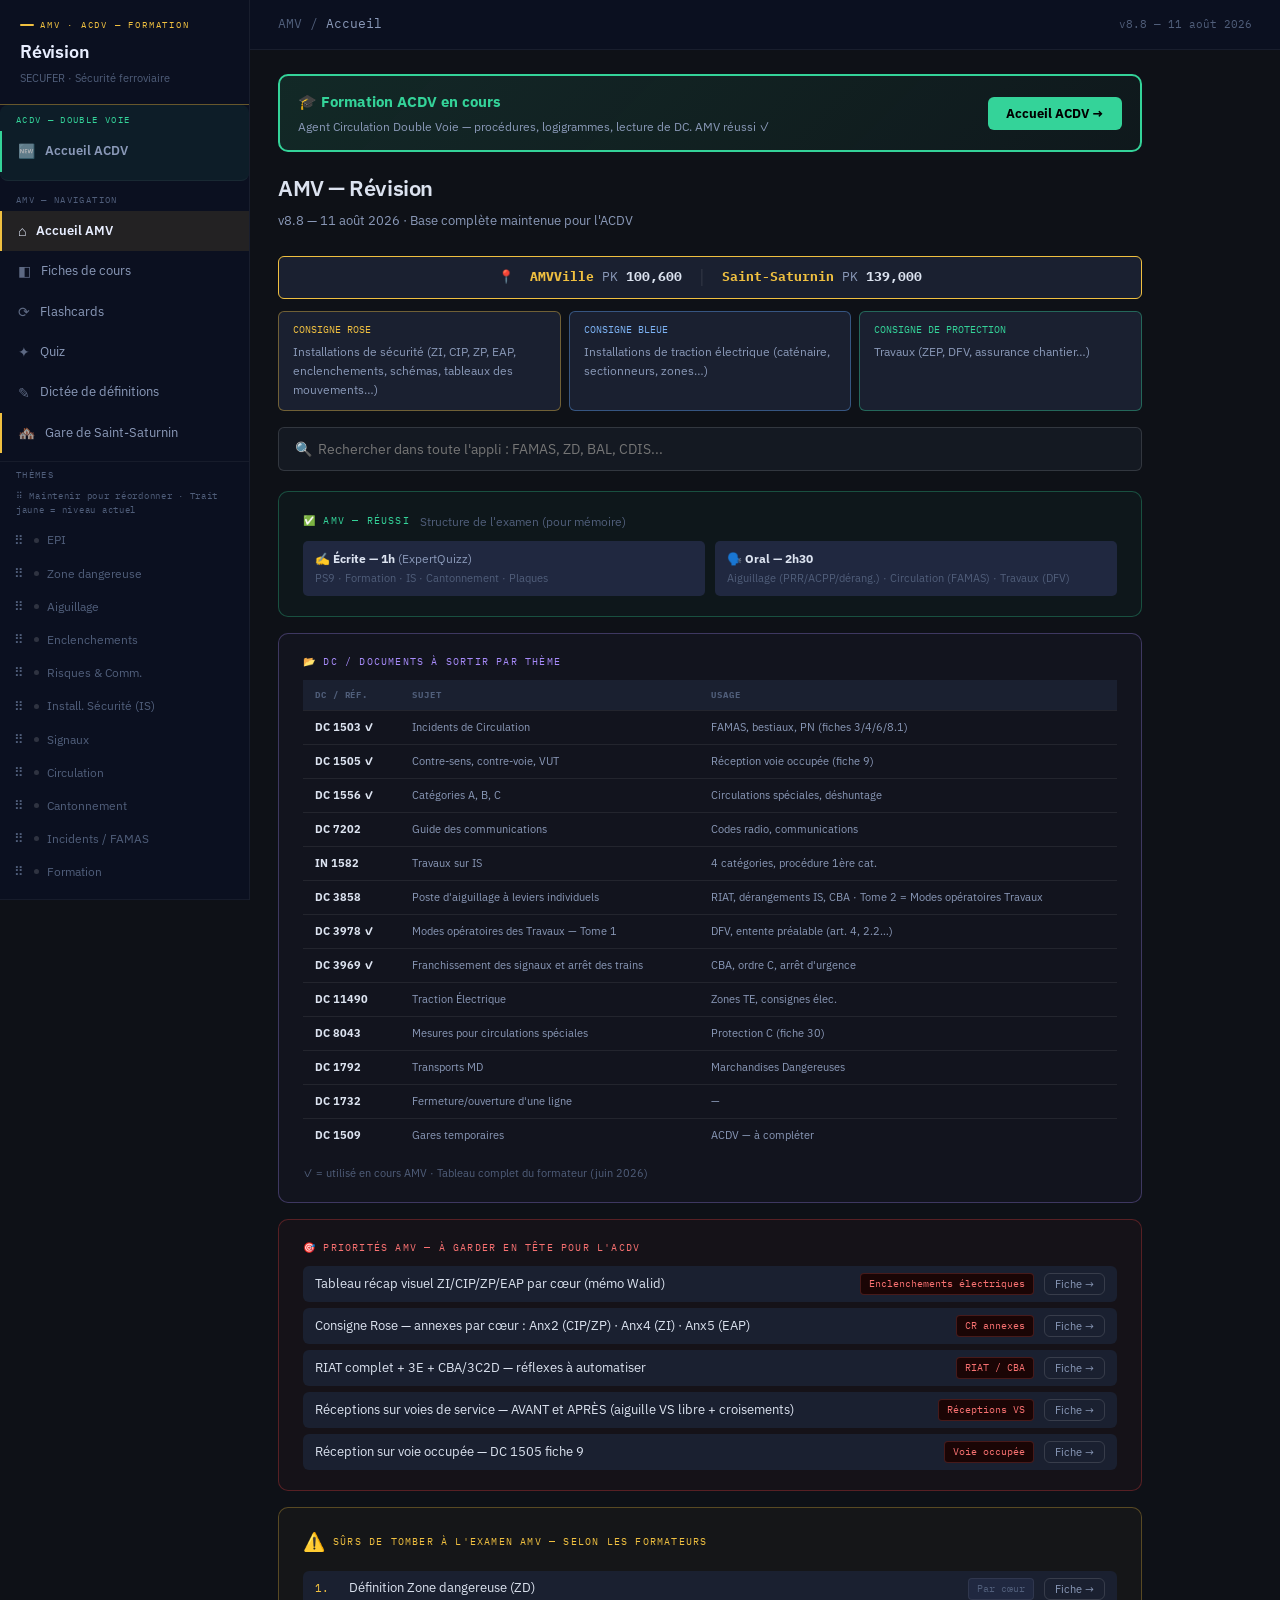
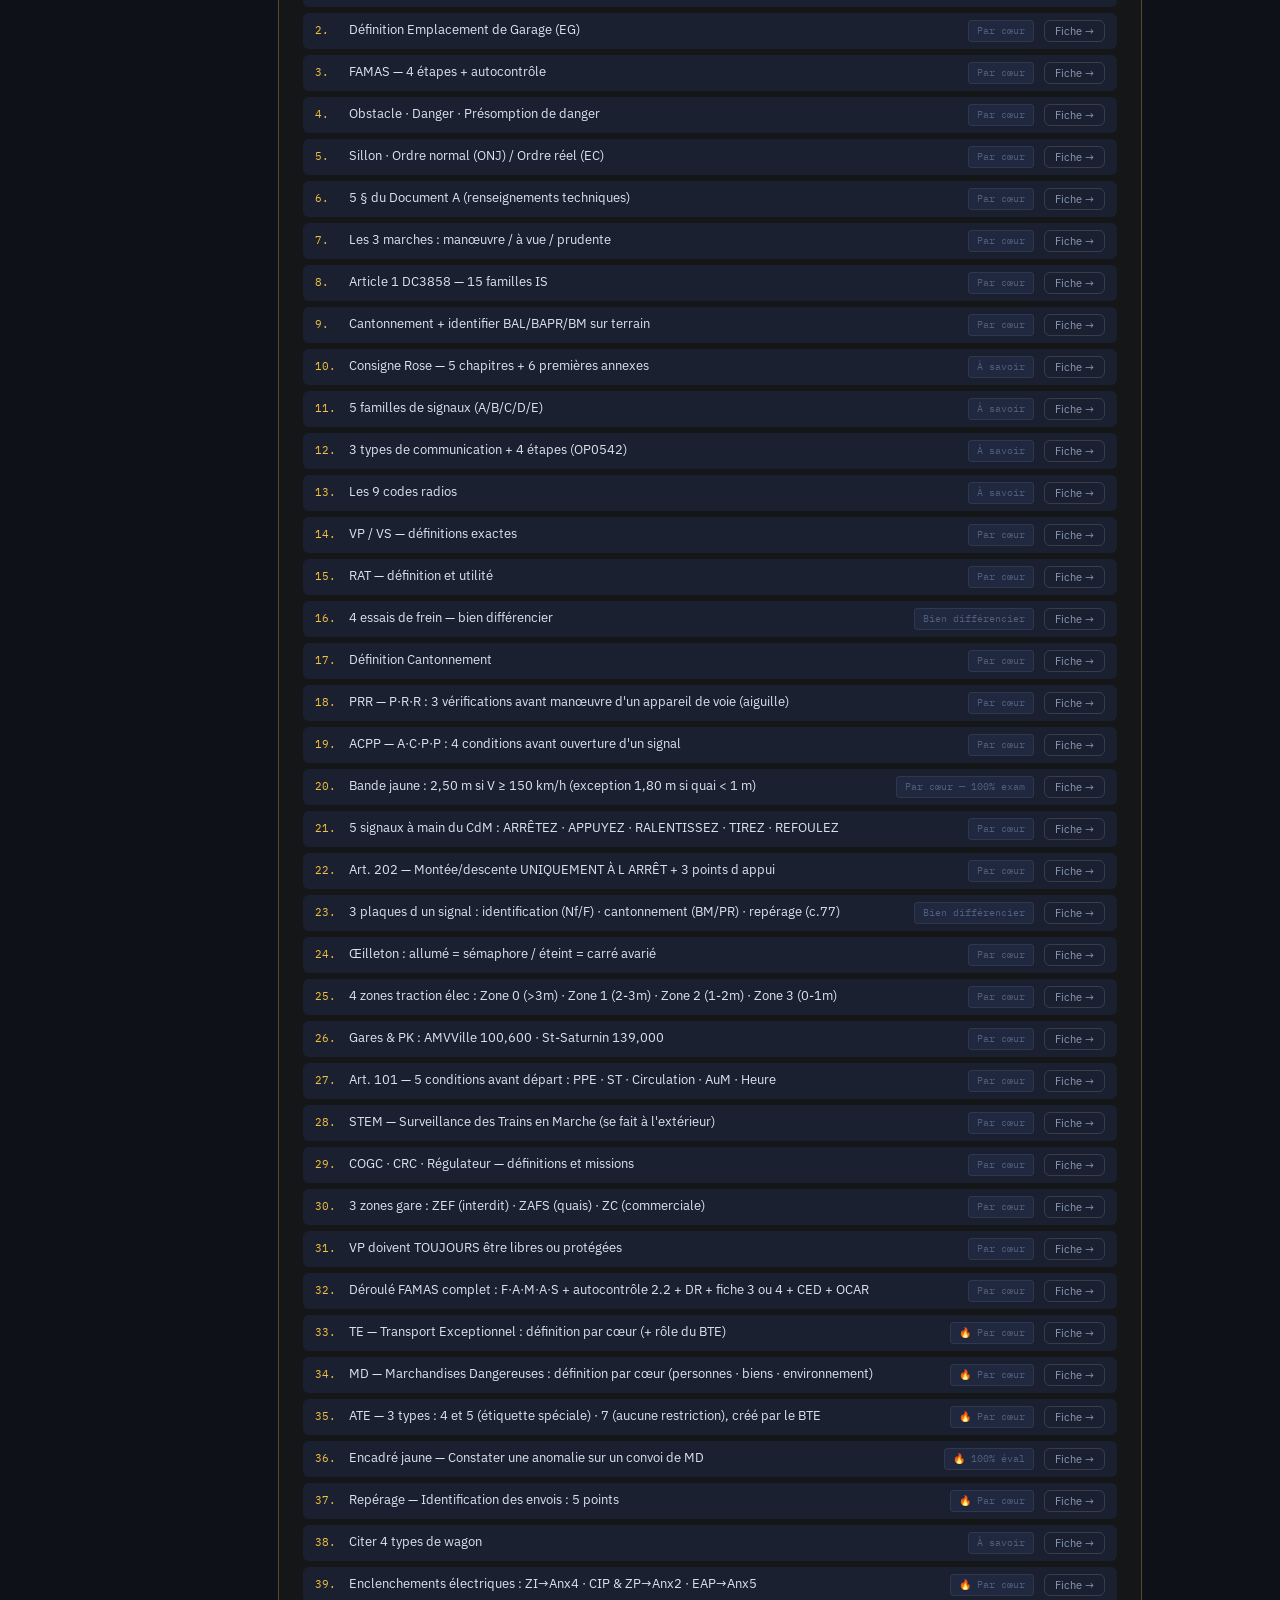
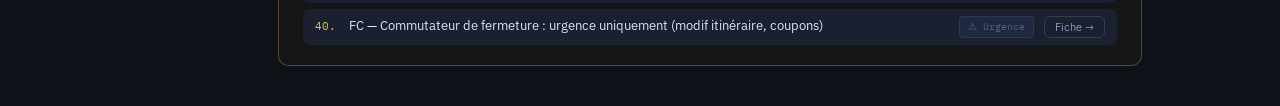
<file: index.html>
<!DOCTYPE html>
<html lang="fr">
<head>
<meta charset="UTF-8">
<meta name="viewport" content="width=device-width, initial-scale=1.0">
<title>AMV / ACDV — Révision ferroviaire</title>
<link rel="stylesheet" href="style.css">
</head>
<body>
<div class="app">

<!-- SIDEBAR -->
<nav class="sidebar" id="sidebar">
  <div class="sidebar-logo">
    <div class="logo-tag">AMV · ACDV — Formation</div>
    <h1>Révision</h1>
    <p>SECUFER · Sécurité ferroviaire</p>
  </div>

  <!-- ACDV — en priorité, bien visible -->
  <div class="nav-section" style="background:rgba(52,211,153,0.07);border-radius:8px;padding:8px 0;margin-bottom:4px">
    <div class="nav-label" style="color:#34d399">ACDV — Double Voie</div>
    <div class="nav-item" id="nav-acdv" onclick="showView('acdv')" style="border-left-color:#34d399;font-weight:600">
      <span class="icon">🆕</span> Accueil ACDV
    </div>
  </div>

  <div class="nav-section">
    <div class="nav-label">AMV — Navigation</div>
    <div class="nav-item active" id="nav-home" onclick="showView('home')">
      <span class="icon">⌂</span> Accueil AMV
    </div>
    <div class="nav-item" id="nav-fiches" onclick="showView('fiches')">
      <span class="icon">◧</span> Fiches de cours
    </div>
    <div class="nav-item" id="nav-flash" onclick="showView('flash')">
      <span class="icon">⟳</span> Flashcards
    </div>
    <div class="nav-item" id="nav-quiz" onclick="showView('quiz')">
      <span class="icon">✦</span> Quiz
    </div>
    <div class="nav-item" id="nav-dictee" onclick="showView('dictee')">
      <span class="icon">✎</span> Dictée de définitions
    </div>
    <div class="nav-item" id="nav-gares" onclick="showView('gares')" style="border-left-color:var(--accent)">
      <span class="icon">🏘️</span> Gare de Saint-Saturnin
    </div>
  </div>

  <div class="nav-section theme-nav">
    <div class="nav-label">Thèmes</div>
    <div id="theme-nav"></div>
  </div>
</nav>

<div class="overlay" id="overlay" onclick="closeSidebar()"></div>

<!-- MAIN -->
<div class="main">
  <div class="topbar">
    <button class="burger" onclick="toggleSidebar()">☰</button>
    <div class="topbar-title" id="topbar-txt">AMV / <span>Accueil</span></div>
    <div id="topbar-right" style="font-family:var(--mono);font-size:11px;color:var(--text3)" title="v8.4 — Gare Saint-Saturnin : try/catch + null checks + fix version">v8.8 — 11 août 2026</div>
  </div>

  <div class="content" id="main-content"></div>
</div>
</div>

<script src="data-fiches.js"></script>
<script src="data-banks.js"></script>
<script src="data-signaux.js"></script>
<script src="app.js"></script>
</body>
</html>
</file>
<file: style.css>
@import url('https://fonts.googleapis.com/css2?family=IBM+Plex+Mono:wght@400;500;600&family=IBM+Plex+Sans:ital,wght@0,300;0,400;0,500;0,600;1,300&display=swap');

:root {
  /* Fonds sombres confortables — inspiré bleu nuit ferroviaire */
  --bg:    #0e1117;
  --bg2:   #141922;
  --bg3:   #1a2030;
  --bg4:   #202840;
  --border:  rgba(255,255,255,0.07);
  --border2: rgba(255,255,255,0.13);

  /* Texte lisible sans agressivité */
  --text:  #dce3f0;
  --text2: #8a99b8;
  --text3: #505e7a;

  /* Accent SNCF — rouge discret, uniquement là où ça compte */
  --accent:  #f0c040;
  --accent2: #d4a800;

  /* Status */
  --green:    #4ade80;
  --green-bg: #051a0d;
  --red:      #f87171;
  --red-bg:   #1a0505;
  --blue:     #7db3f5;
  --blue-bg:  #071228;

  --mono: 'IBM Plex Mono', monospace;
  --sans: 'IBM Plex Sans', sans-serif;
  --radius: 6px;
  --radius2: 10px;
}

* { box-sizing: border-box; margin: 0; padding: 0; }
body { font-family: var(--sans); background: var(--bg); color: var(--text); min-height: 100vh; font-size: 15px; line-height: 1.6; }

/* ── LAYOUT ── */
.app { display: flex; min-height: 100vh; }

.sidebar {
  width: 250px; min-width: 250px;
  background: #0b1020;
  border-right: 1px solid rgba(255,255,255,0.06);
  display: flex; flex-direction: column;
  position: fixed; top: 0; left: 0; bottom: 0;
  z-index: 100; overflow-y: auto; overflow-x: hidden;
}
.sidebar-logo {
  padding: 18px 20px 16px;
  border-bottom: 1px solid rgba(240,192,64,0.4);
  flex-shrink: 0;
}
.sidebar-logo .logo-tag {
  font-family: var(--mono); font-size: 9px; color: var(--accent);
  letter-spacing: 0.2em; text-transform: uppercase; margin-bottom: 6px;
  display: flex; align-items: center; gap: 6px;
}
.sidebar-logo .logo-tag::before {
  content: ''; display: inline-block; width: 14px; height: 2px;
  background: var(--accent); border-radius: 2px; flex-shrink: 0;
}
.sidebar-logo h1 { font-size: 18px; font-weight: 600; color: #e8eeff; letter-spacing: -0.01em; }
.sidebar-logo p { font-size: 11px; color: var(--text3); margin-top: 3px; }

.nav-section { padding: 8px 0; border-bottom: 1px solid rgba(255,255,255,0.05); }
.nav-label { font-family: var(--mono); font-size: 9px; letter-spacing: 0.15em; color: var(--text3); text-transform: uppercase; padding: 0 16px; margin-bottom: 4px; }
.nav-item {
  display: flex; align-items: center; gap: 10px;
  padding: 9px 16px; cursor: pointer; font-size: 13px;
  color: var(--text2); border-left: 2px solid transparent;
  transition: all 0.15s; user-select: none; -webkit-tap-highlight-color: transparent;
}
.nav-item:hover { background: rgba(255,255,255,0.04); color: var(--text); }
.nav-item.active { background: rgba(240,192,64,0.1); color: #e8eeff; border-left-color: var(--accent); font-weight: 600; }
.nav-item .icon { font-size: 14px; flex-shrink: 0; opacity: 0.65; }
.nav-item.active .icon { opacity: 1; }

.theme-nav { padding: 6px 0; flex: 1; overflow-y: auto; }
.theme-nav-hint { font-size: 9px; color: var(--text3); padding: 2px 16px 6px; font-family: var(--mono); letter-spacing: 0.08em; }
.theme-separator {
  display: flex; align-items: center; gap: 8px;
  padding: 5px 12px; cursor: grab; touch-action: none;
  user-select: none; -webkit-tap-highlight-color: transparent;
}
.theme-separator-line {
  flex: 1; height: 3px;
  background: var(--accent);
  border-radius: 2px;
  box-shadow: 0 0 6px rgba(240,192,64,0.4);
}
.theme-separator-label {
  font-size: 9px; font-family: var(--mono); color: var(--accent);
  letter-spacing: 0.1em; text-transform: uppercase; white-space: nowrap;
  flex-shrink: 0;
}
.theme-separator.dragging { opacity: 0.4; }
.theme-separator.drag-over { background: rgba(240,192,64,0.15); border-radius: 4px; }
.theme-item {
  display: flex; align-items: center; gap: 8px;
  padding: 7px 12px; cursor: pointer; font-size: 12px;
  color: var(--text3); transition: all 0.12s;
  user-select: none; -webkit-tap-highlight-color: transparent;
  touch-action: none;
}
.theme-item:hover { color: var(--text2); background: rgba(255,255,255,0.04); }
.theme-item.active { color: var(--text); background: rgba(240,192,64,0.1); font-weight: 500; }
.theme-item.drag-over { background: rgba(240,192,64,0.2); border-radius: 4px; }
.theme-item.dragging { opacity: 0.35; }
.theme-dot { width: 5px; height: 5px; border-radius: 50%; background: rgba(255,255,255,0.15); flex-shrink: 0; }
.theme-item.active .theme-dot { background: var(--accent); }
.theme-handle { font-size: 13px; color: var(--text3); cursor: grab; flex-shrink: 0; padding: 0 2px; line-height: 1; touch-action: none; }

.main { margin-left: 250px; flex: 1; min-height: 100vh; display: flex; flex-direction: column; }
.topbar {
  padding: 0 28px; height: 50px;
  border-bottom: 1px solid rgba(255,255,255,0.06);
  display: flex; align-items: center; justify-content: space-between;
  background: #0b1020; position: sticky; top: 0; z-index: 50;
}
.topbar-title { font-size: 13px; font-family: var(--mono); color: var(--text3); }
.topbar-title span { color: var(--text2); }
.content { padding: 24px 28px; flex: 1; max-width: 920px; }

/* ── CARDS ── */
.card { background: var(--bg2); border: 1px solid var(--border); border-radius: var(--radius2); padding: 20px 24px; margin-bottom: 16px; }
.card-title { font-size: 10px; font-family: var(--mono); letter-spacing: 0.12em; color: var(--text3); text-transform: uppercase; }
.section-heading { font-size: 22px; font-weight: 600; letter-spacing: -0.02em; margin-bottom: 6px; color: var(--text); }
.section-sub { font-size: 13px; color: var(--text2); margin-bottom: 24px; }

/* ── FICHES ── */
.fiche-grid { display: grid; grid-template-columns: repeat(auto-fill, minmax(230px, 1fr)); gap: 10px; margin-bottom: 24px; }
.fiche-card {
  background: var(--bg2); border: 1px solid var(--border);
  border-top: 2px solid transparent;
  border-radius: var(--radius2); padding: 15px 18px;
  cursor: pointer; transition: all 0.15s; user-select: none; -webkit-tap-highlight-color: transparent;
}
.fiche-card:hover { border-top-color: var(--accent); background: var(--bg3); }
.fiche-code { font-family: var(--mono); font-size: 9px; color: var(--accent); letter-spacing: 0.1em; margin-bottom: 5px; }
.fiche-title { font-size: 13px; font-weight: 600; color: var(--text); margin-bottom: 4px; }
.fiche-count { font-family: var(--mono); font-size: 9px; color: var(--text3); margin-top: 10px; display: block; }

/* ── FLASHCARDS ── */
.flashcard-container { perspective: 1200px; margin-bottom: 20px; }
.flashcard-inner { position: relative; min-height: 220px; transform-style: preserve-3d; transition: transform 0.5s cubic-bezier(0.4,0,0.2,1); cursor: pointer; }
.flashcard-inner.flipped { transform: rotateY(180deg); }
.flashcard-face {
  position: absolute; top: 0; left: 0; right: 0; min-height: 220px;
  background: var(--bg2); border: 1px solid var(--border); border-radius: var(--radius2);
  padding: 24px 28px; backface-visibility: hidden; -webkit-backface-visibility: hidden;
  display: flex; flex-direction: column; justify-content: center;
}
.flashcard-face.back { transform: rotateY(180deg); background: var(--bg3); border-left: 2px solid var(--accent); }
.fc-label { font-family: var(--mono); font-size: 10px; letter-spacing: 0.1em; color: var(--text3); text-transform: uppercase; margin-bottom: 14px; }
.fc-label span { color: var(--accent); }
.fc-text { font-size: 16px; line-height: 1.65; }
.fc-answer { font-size: 14px; line-height: 1.75; color: var(--text2); white-space: pre-line; }
.fc-hint { position: absolute; bottom: 14px; right: 18px; font-family: var(--mono); font-size: 10px; color: var(--text3); }
.fc-nav { display: flex; align-items: center; justify-content: space-between; gap: 12px; flex-wrap: wrap; }
.fc-progress { display: flex; align-items: center; gap: 10px; font-family: var(--mono); font-size: 12px; color: var(--text3); }
.progress-bar { flex: 1; height: 3px; background: var(--border); border-radius: 2px; overflow: hidden; }
.progress-fill { height: 100%; background: var(--accent); border-radius: 2px; transition: width 0.3s; }

/* ── BUTTONS ── */
.btn {
  display: inline-flex; align-items: center; gap: 6px;
  padding: 8px 16px; border-radius: var(--radius); border: 1px solid var(--border2);
  background: transparent; color: var(--text2); font-family: var(--sans); font-size: 13px;
  cursor: pointer; transition: all 0.15s; user-select: none; -webkit-tap-highlight-color: transparent;
}
.btn:hover { background: var(--bg3); color: var(--text); }
.btn-accent { background: var(--accent); color: #fff; border-color: var(--accent); font-weight: 600; }
.btn-accent:hover { background: var(--accent2); border-color: var(--accent2); color: #fff; }
.btn-sm { padding: 5px 12px; font-size: 12px; }

/* ── QUIZ ── */
.quiz-q-label { font-family: var(--mono); font-size: 11px; color: var(--text3); letter-spacing: 0.08em; margin-bottom: 12px; }
.quiz-question { font-size: 17px; font-weight: 500; line-height: 1.55; margin-bottom: 20px; color: var(--text); }
.quiz-opts { display: flex; flex-direction: column; gap: 8px; }
.quiz-opt {
  padding: 12px 16px; border-radius: var(--radius); border: 1px solid var(--border);
  cursor: pointer; font-size: 14px; line-height: 1.5; transition: all 0.15s;
  color: var(--text2); background: var(--bg3); user-select: none;
  display: flex; align-items: center; gap: 12px; -webkit-tap-highlight-color: transparent;
}
.quiz-opt:hover:not(.disabled) { border-color: var(--border2); color: var(--text); }
.quiz-opt .opt-letter { font-family: var(--mono); font-size: 11px; color: var(--text3); width: 20px; flex-shrink: 0; }
.quiz-opt.correct { background: var(--green-bg); border-color: var(--green); color: var(--green); }
.quiz-opt.correct .opt-letter { color: var(--green); }
.quiz-opt.wrong { background: var(--red-bg); border-color: var(--red); color: var(--red); }
.quiz-opt.wrong .opt-letter { color: var(--red); }
.quiz-opt.disabled { cursor: default; pointer-events: none; }
.quiz-expl { margin-top: 14px; padding: 12px 16px; border-radius: var(--radius); border-left: 3px solid var(--green); background: var(--green-bg); font-size: 13px; color: var(--text2); line-height: 1.65; display: none; }
.quiz-expl.shown { display: block; }
.quiz-score-bar { display: flex; align-items: center; gap: 12px; padding: 10px 16px; background: var(--bg3); border-radius: var(--radius); margin-bottom: 16px; font-size: 13px; }
.score-num { font-family: var(--mono); font-size: 22px; font-weight: 600; color: var(--accent); letter-spacing: -0.02em; }
.score-label { color: var(--text3); font-size: 12px; }
.quiz-result { text-align: center; padding: 40px 20px; }
.result-big { font-size: 64px; font-family: var(--mono); font-weight: 600; color: var(--accent); letter-spacing: -0.04em; line-height: 1; margin-bottom: 8px; }
.result-sub { font-size: 14px; color: var(--text2); margin-bottom: 24px; }

/* ── FICHES CONTENU ── */
.fiche-content { animation: fadeIn 0.2s ease; }
@keyframes fadeIn { from { opacity: 0; transform: translateY(6px); } to { opacity: 1; transform: translateY(0); } }
.def-block { border-left: 2px solid var(--border2); padding: 10px 16px; margin-bottom: 12px; background: var(--bg3); border-radius: 0 var(--radius) var(--radius) 0; }
.def-term { font-weight: 500; font-size: 14px; color: var(--text); margin-bottom: 4px; }
.def-text { font-size: 13px; color: var(--text2); line-height: 1.65; white-space: pre-line; }
.def-block.important { border-left-color: var(--accent); }
.table-wrap { overflow-x: auto; margin-bottom: 12px; }
table { width: 100%; border-collapse: collapse; font-size: 13px; }
th { text-align: left; padding: 8px 12px; font-family: var(--mono); font-size: 9px; letter-spacing: 0.1em; color: var(--text3); text-transform: uppercase; border-bottom: 1px solid var(--border); background: var(--bg3); }
td { padding: 8px 12px; border-bottom: 1px solid var(--border); color: var(--text2); vertical-align: top; line-height: 1.55; }
tr:last-child td { border-bottom: none; }
td:first-child { color: var(--text); font-weight: 500; }
.tag { display: inline-block; padding: 2px 8px; border-radius: 4px; font-family: var(--mono); font-size: 10px; background: var(--bg4); color: var(--text3); border: 1px solid var(--border); }
.tag.yellow { background: rgba(240,192,64,0.1); color: #e87080; border-color: rgba(240,192,64,0.2); }
.tag.green { background: var(--green-bg); color: var(--green); border-color: rgba(74,222,128,0.2); }
.tag.red { background: var(--red-bg); color: var(--red); border-color: rgba(248,113,113,0.2); }
.tag.blue { background: var(--blue-bg); color: var(--blue); border-color: rgba(125,179,245,0.2); }
.rule-box { background: rgba(20,25,45,0.8); border: 1px solid var(--border); border-left: 2px solid var(--accent); border-radius: var(--radius); padding: 14px 16px; margin-bottom: 12px; font-size: 13px; line-height: 1.65; color: var(--text2); }
.rule-box strong { color: var(--text); font-weight: 500; }
.numbered-list { padding-left: 0; list-style: none; }
.numbered-list li { display: flex; gap: 12px; margin-bottom: 8px; font-size: 13px; color: var(--text2); line-height: 1.6; }
.numbered-list li .num { font-family: var(--mono); font-size: 10px; color: var(--accent); min-width: 20px; padding-top: 3px; }
h2.theme-heading { font-size: 20px; font-weight: 600; letter-spacing: -0.02em; margin-bottom: 4px; margin-top: 28px; color: var(--text); }
h2.theme-heading:first-child { margin-top: 0; }
.theme-ref { font-family: var(--mono); font-size: 10px; color: var(--text3); margin-bottom: 16px; letter-spacing: 0.06em; }

/* ── HOME ── */
.stat-grid { display: grid; grid-template-columns: repeat(auto-fill, minmax(140px, 1fr)); gap: 10px; margin-bottom: 28px; }
.stat-card { background: var(--bg2); border: 1px solid var(--border); border-radius: var(--radius2); padding: 16px; }
.stat-num { font-family: var(--mono); font-size: 28px; font-weight: 600; color: var(--accent); letter-spacing: -0.03em; }
.stat-label { font-size: 12px; color: var(--text3); margin-top: 2px; }
.mode-grid { display: grid; grid-template-columns: repeat(2, 1fr); gap: 10px; margin-bottom: 24px; }
.mode-card {
  background: var(--bg2); border: 1px solid var(--border); border-radius: var(--radius2);
  padding: 18px 20px; cursor: pointer; transition: all 0.15s; user-select: none;
  -webkit-tap-highlight-color: transparent;
}
.mode-card:hover { border-color: var(--border2); background: var(--bg3); }
.mode-icon { font-size: 20px; margin-bottom: 10px; }
.mode-title { font-size: 14px; font-weight: 500; color: var(--text); margin-bottom: 4px; }
.mode-desc { font-size: 12px; color: var(--text3); line-height: 1.5; }

/* ── DICTÉE ── */
.dictee-textarea { width: 100%; min-height: 130px; background: var(--bg3); border: 1px solid var(--border2); border-radius: var(--radius); color: var(--text); font-family: var(--sans); font-size: 14px; line-height: 1.7; padding: 12px 14px; resize: vertical; outline: none; transition: border-color 0.15s; }
.dictee-textarea:focus { border-color: rgba(240,192,64,0.4); }
.ref-text { font-size: 13px; color: var(--text2); line-height: 1.8; white-space: pre-wrap; }
.score-pill { display: inline-flex; align-items: center; gap: 6px; padding: 4px 10px; border-radius: 20px; font-size: 12px; font-weight: 500; font-family: var(--mono); }
.score-pill.good { background: var(--green-bg); color: var(--green); border: 1px solid rgba(74,222,128,0.2); }
.score-pill.ok { background: rgba(240,192,64,0.08); color: #e87080; border: 1px solid rgba(240,192,64,0.15); }
.score-pill.bad { background: var(--red-bg); color: var(--red); border: 1px solid rgba(248,113,113,0.2); }
.kw-tag { display: inline-block; padding: 2px 8px; margin: 2px 3px; border-radius: 4px; font-size: 12px; background: rgba(240,192,64,0.08); color: #e87080; border: 1px solid rgba(240,192,64,0.15); }
.kw-tag.found { background: var(--green-bg); color: var(--green); border-color: rgba(74,222,128,0.2); }
.kw-tag.almost { background: rgba(230,140,20,0.12); color: #e8a020; border-color: rgba(230,140,20,0.3); }
.kw-tag.missing { background: var(--red-bg); color: var(--red); border-color: rgba(248,113,113,0.2); }

/* ── MOBILE ── */
.burger { display: none; background: none; border: none; color: var(--text2); cursor: pointer; font-size: 22px; padding: 4px 8px; -webkit-tap-highlight-color: transparent; }
.overlay { display: none; position: fixed; inset: 0; background: rgba(0,0,0,0.75); z-index: 90; }
@media (max-width: 720px) {
  .sidebar { width: 260px; transform: translateX(-100%); transition: transform 0.25s cubic-bezier(0.4,0,0.2,1); }
  .sidebar.open { transform: translateX(0); box-shadow: 4px 0 20px rgba(0,0,0,0.5); }
  .main { margin-left: 0; }
  .content { padding: 14px 16px; }
  .topbar { padding: 0 14px; }
  .burger { display: flex; align-items: center; }
  .overlay.show { display: block; }
  .mode-grid { grid-template-columns: 1fr 1fr; gap: 8px; }
  .stat-grid { grid-template-columns: repeat(2,1fr); gap: 8px; }
  .fiche-grid { grid-template-columns: 1fr; }
  .fc-nav { flex-wrap: wrap; gap: 8px; }
  .quiz-question { font-size: 15px; }
  .content { max-width: 100%; }
}
@media (max-width: 400px) {
  .mode-grid { grid-template-columns: 1fr; }
}


/* ── Utilitaires factorisés (anciens styles inline répétés dans les fiches) ── */
.fc-h3 { font-size:15px;font-weight:500;margin:20px 0 10px;color:var(--text2); }
.fc-h3-alt { font-size:15px;font-weight:500;margin:24px 0 10px;color:var(--text2); }
.fc-h3-accent { font-size:16px;font-weight:600;margin:28px 0 12px;color:var(--accent);border-bottom:1px solid var(--accent);padding-bottom:6px; }
.fc-accent { color:var(--accent); }
.fc-text { color:var(--text); }
.ml6 { margin-left:6px; }
.fc-meta { font-size:11px;color:var(--text3); }
.fc-bold { font-weight:700; }
.fc-note { font-size:12px;color:var(--text2);line-height:1.6; }
</file>
